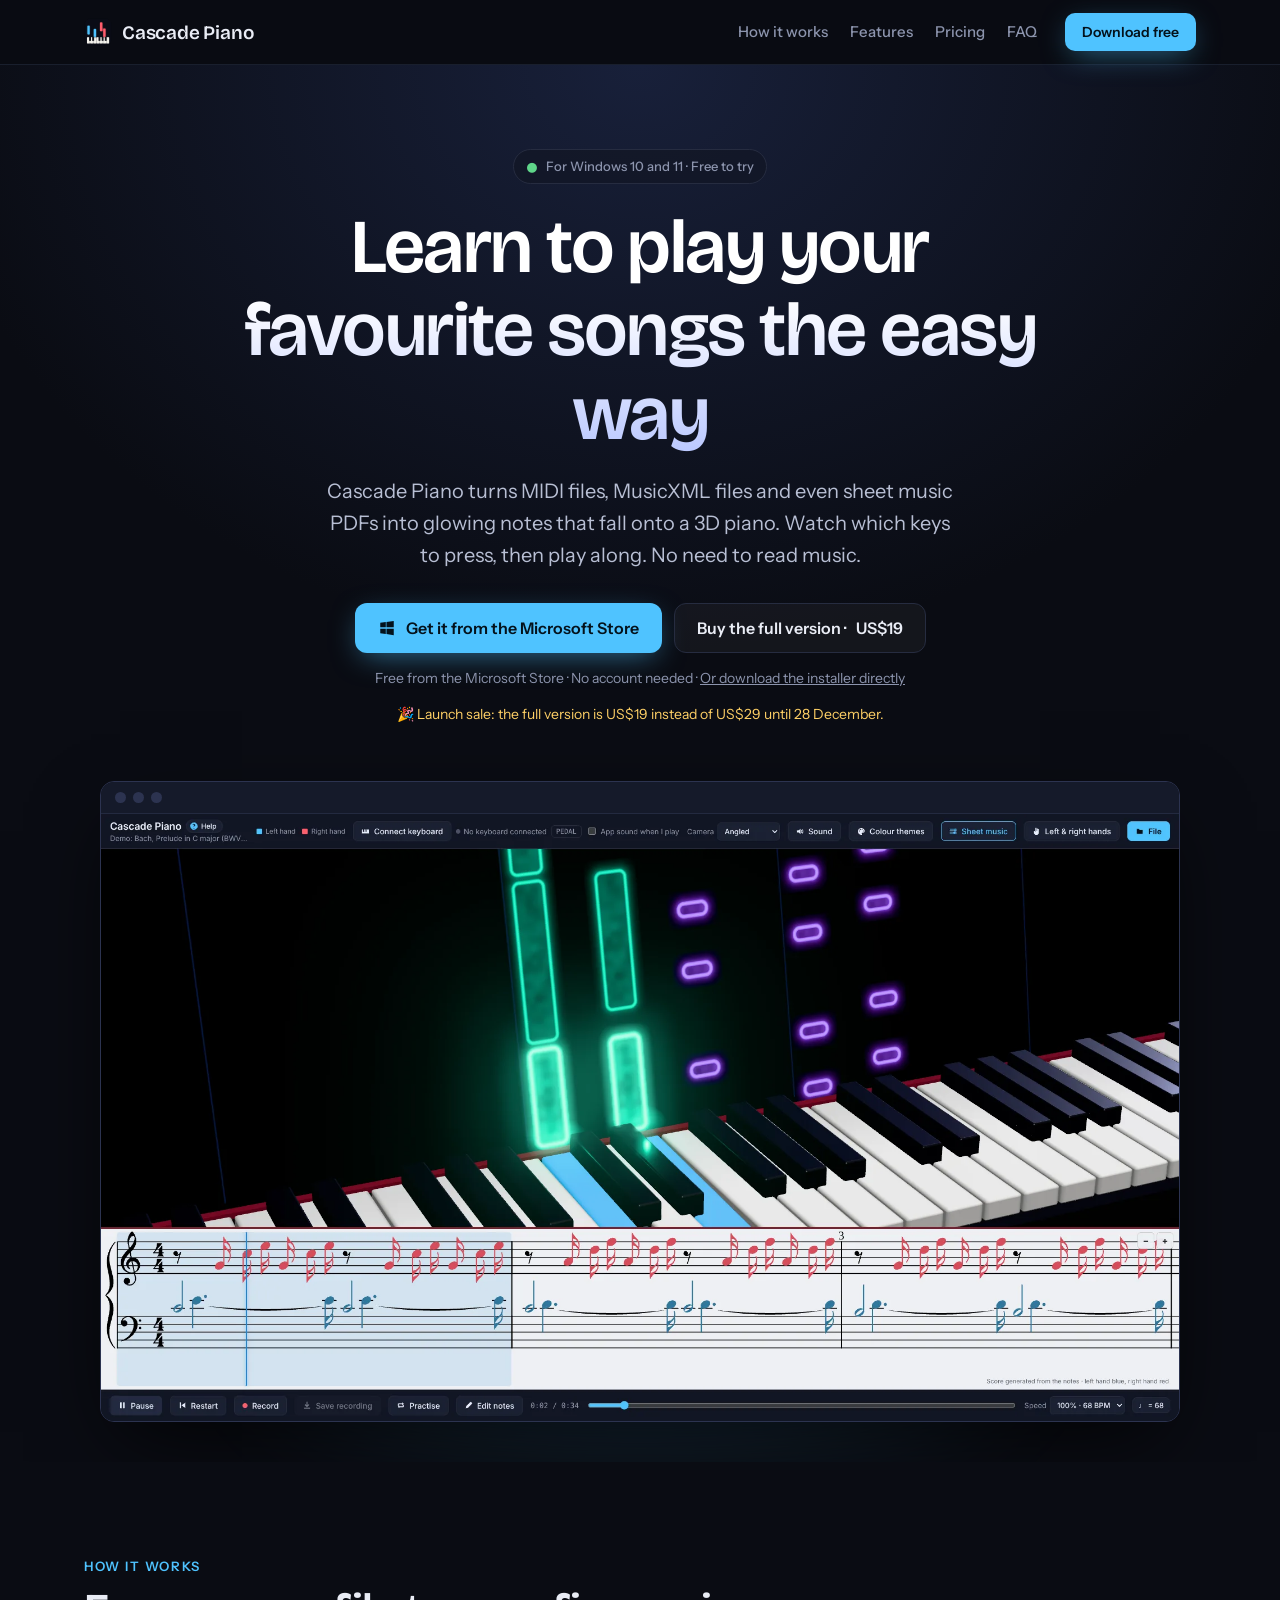
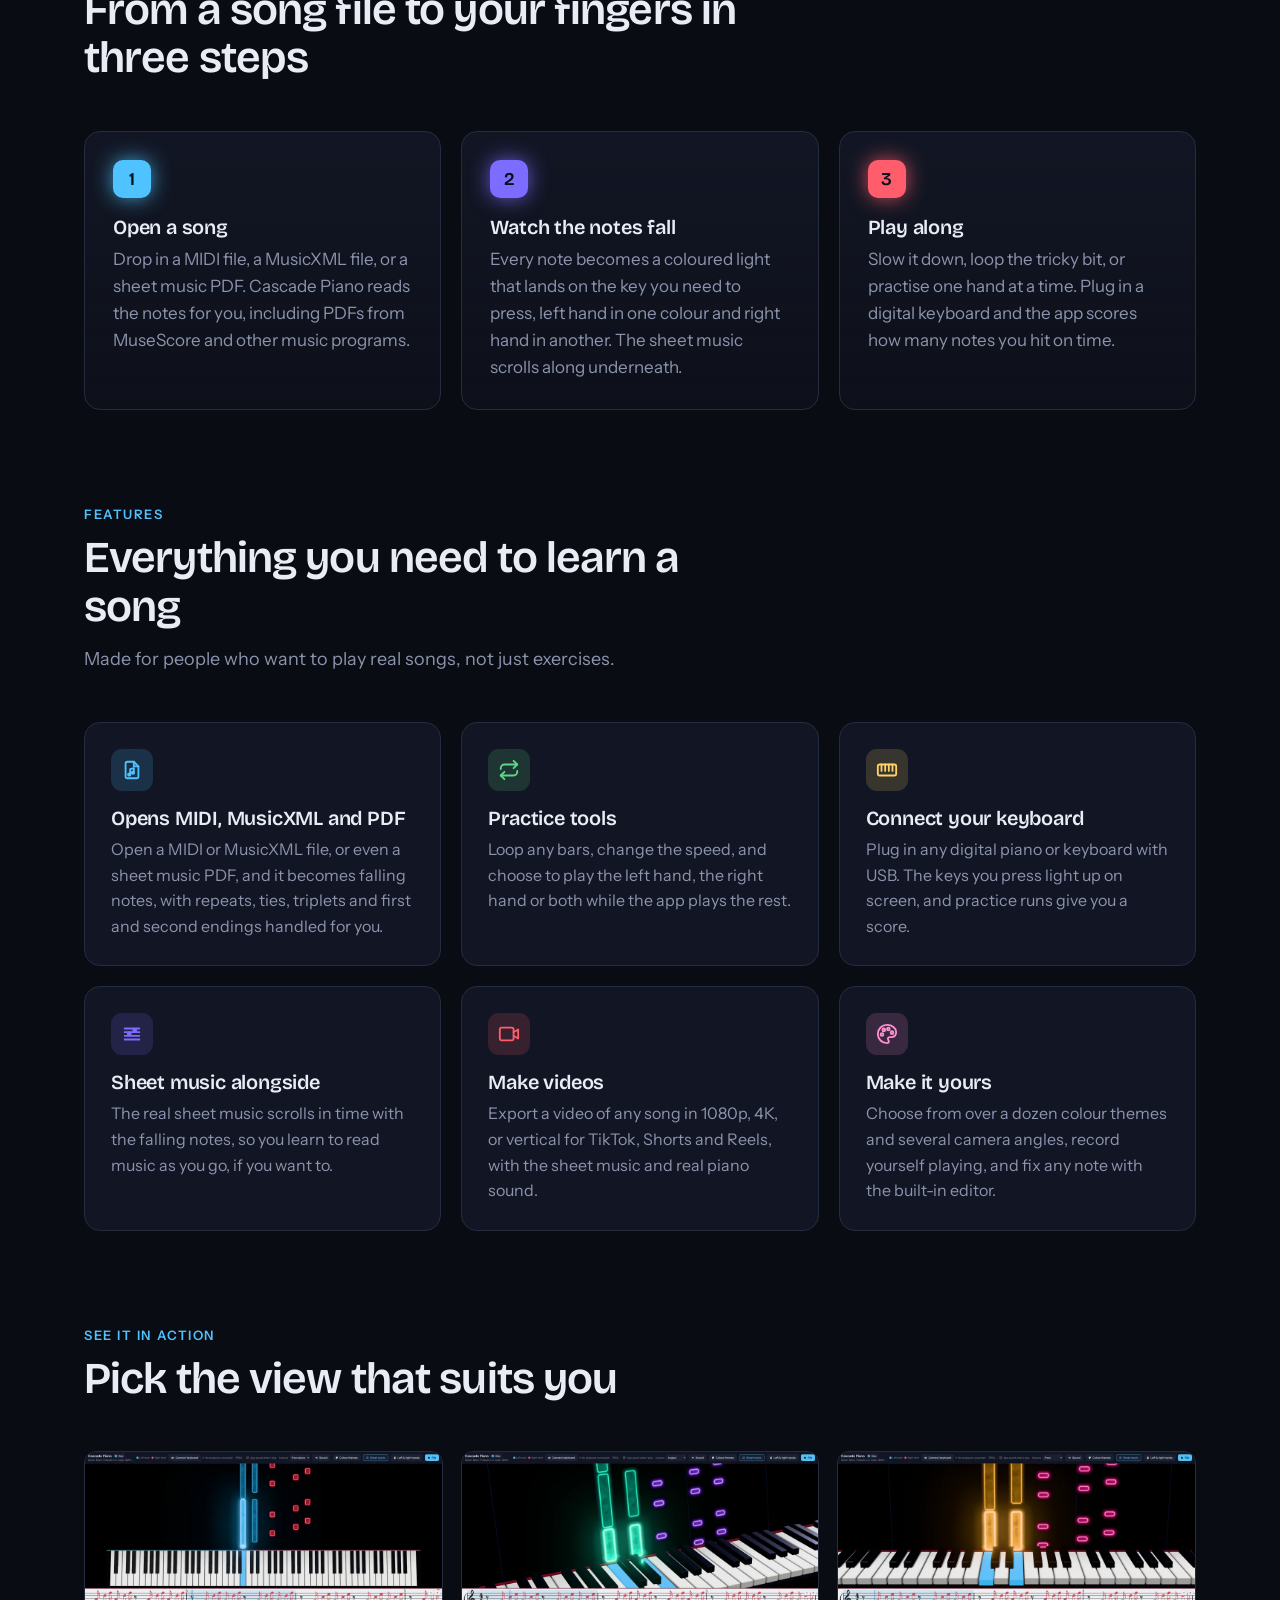
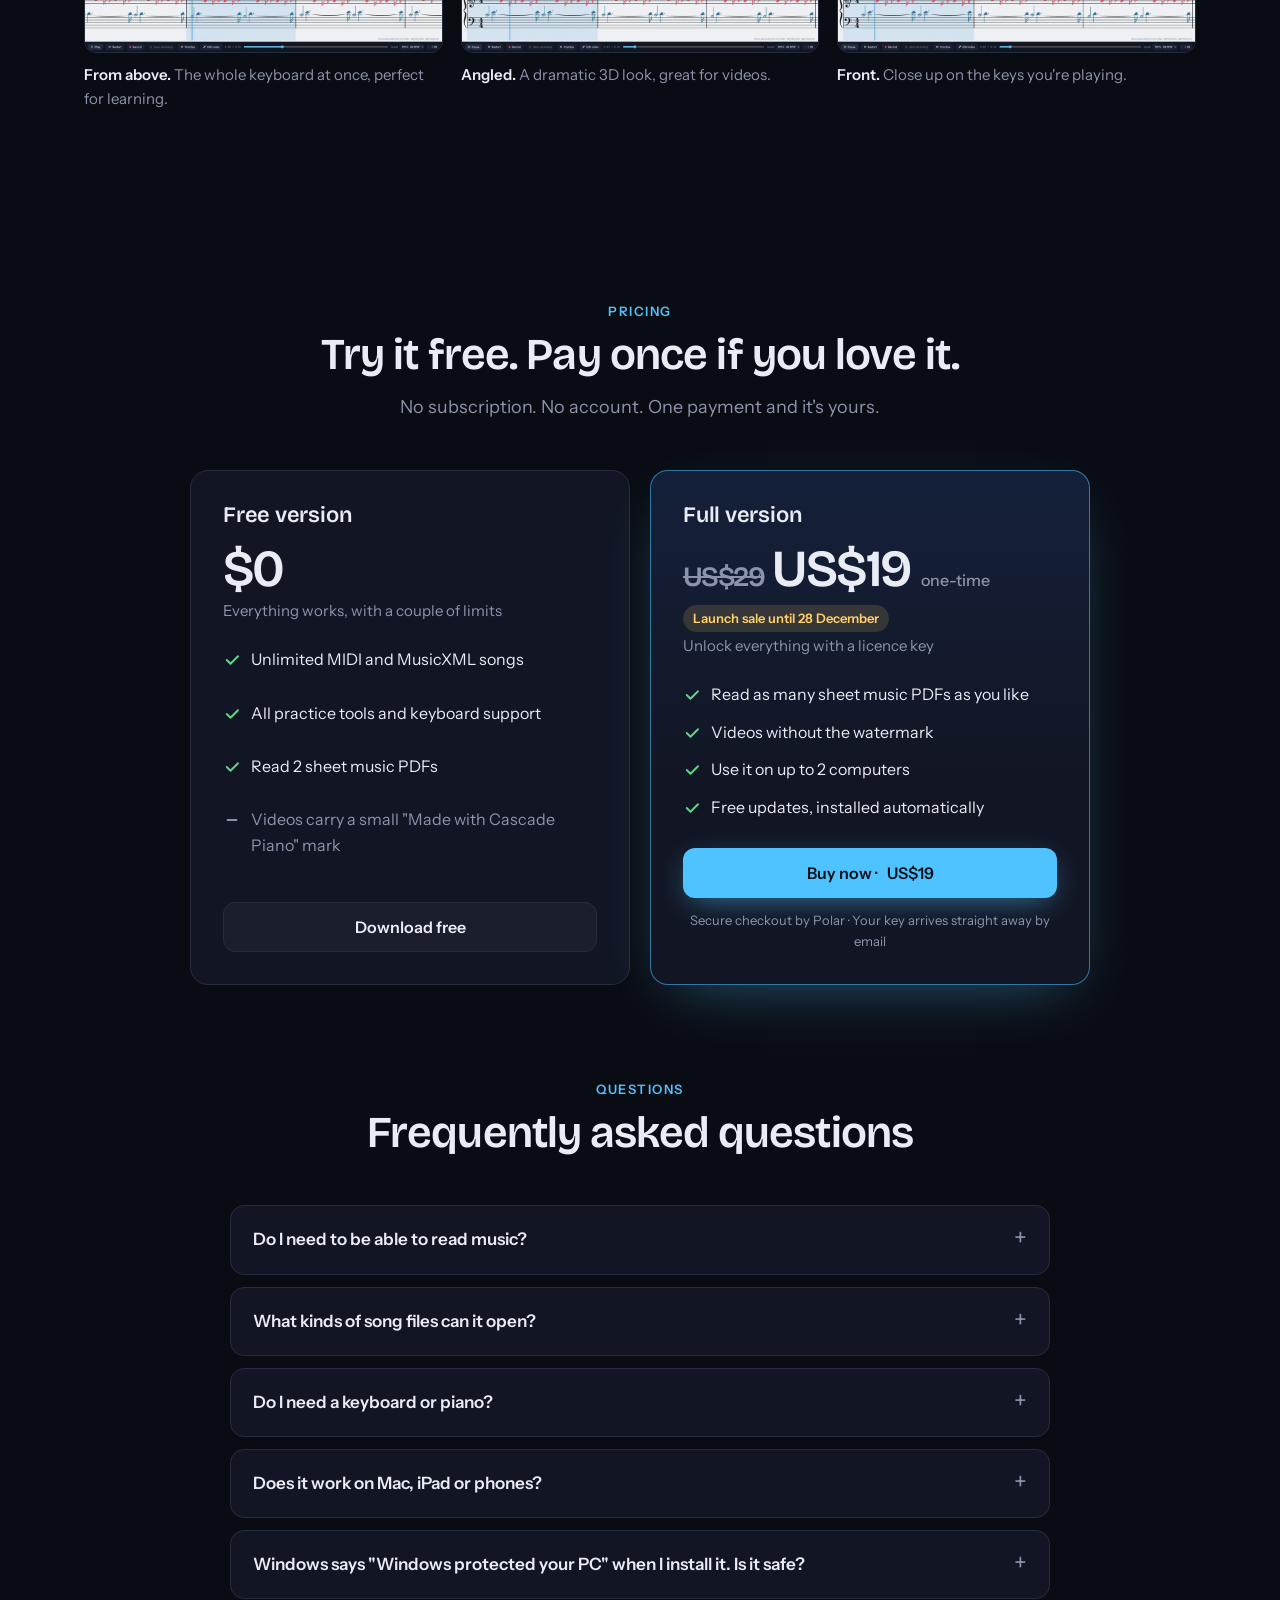
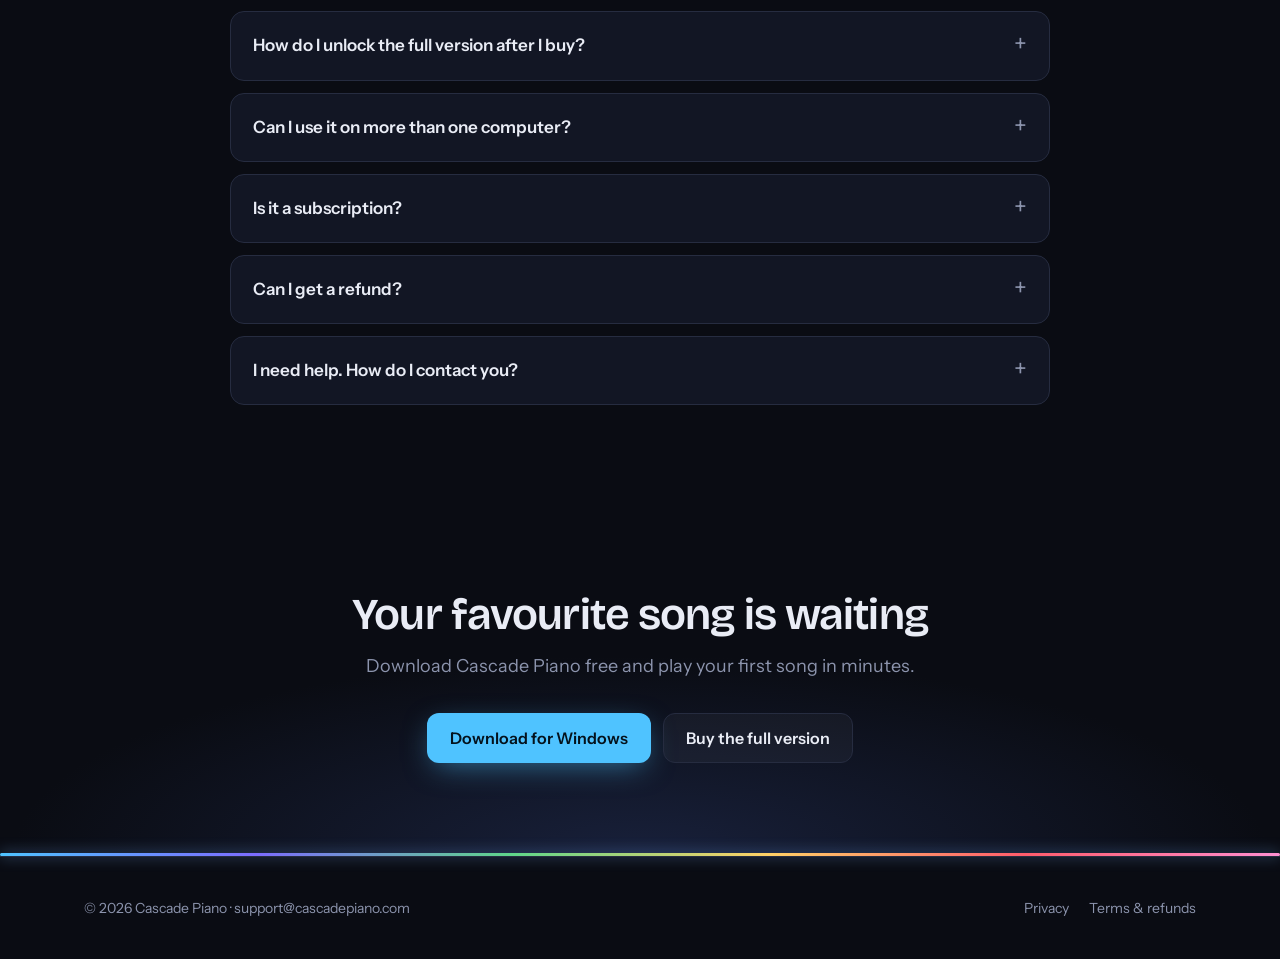
<file: index.html>
<!doctype html>
<html lang="en">
<head>
<meta charset="utf-8">
<meta name="viewport" content="width=device-width, initial-scale=1">
<title>Cascade Piano – Learn to play your favourite songs the easy way</title>
<meta name="description" content="Cascade Piano turns MIDI files, MusicXML files and sheet music PDFs into glowing falling notes on a 3D piano, so you can learn songs without reading music. For Windows. Try it free.">
<link rel="icon" type="image/png" href="favicon.png">
<link rel="apple-touch-icon" href="images/apple-touch-icon.png">
<meta property="og:type" content="website">
<meta property="og:title" content="Cascade Piano">
<meta property="og:description" content="Learn to play your favourite songs the easy way. Falling notes on a 3D piano, from any MIDI file, MusicXML file or sheet music PDF.">
<meta property="og:image" content="https://cascadepiano.com/images/share.jpg">
<meta property="og:url" content="https://cascadepiano.com/">
<meta name="twitter:card" content="summary_large_image">
<link rel="preconnect" href="https://fonts.googleapis.com">
<link rel="preconnect" href="https://fonts.gstatic.com" crossorigin>
<link rel="stylesheet" href="https://fonts.googleapis.com/css2?family=Bricolage+Grotesque:opsz,wght@12..96,600&family=Instrument+Sans:wght@400;500;600&display=swap">
<link rel="stylesheet" href="style.css">
</head>
<body>
<a class="skip" href="#main">Skip to content</a>

<header class="top">
  <div class="wrap">
    <a class="logo" href="#"><img src="images/apple-touch-icon.png" alt="">Cascade Piano</a>
    <nav class="nav" aria-label="Main">
      <a href="#how">How it works</a>
      <a href="#features">Features</a>
      <a href="#pricing">Pricing</a>
      <a href="#faq">FAQ</a>
    </nav>
    <a class="btn btn-primary btn-small js-download" href="https://apps.microsoft.com/detail/9MVPFFF57SW5">Download free</a>
  </div>
</header>

<main id="main">
  <!-- ================= HERO ================= -->
  <section class="hero">
    <div class="rain" id="rain" aria-hidden="true"></div>
    <div class="wrap">
      <div class="hero-text">
        <span class="eyebrow"><b>●</b> For Windows 10 and 11 · Free to try</span>
        <h1>Learn to play your favourite songs the easy way</h1>
        <p class="lead">Cascade Piano turns MIDI files, MusicXML files and even sheet music PDFs into glowing notes that fall onto a 3D piano. Watch which keys to press, then play along. No need to read music.</p>
        <div class="cta">
          <a class="btn btn-primary js-download" href="https://apps.microsoft.com/detail/9MVPFFF57SW5">
            <svg viewBox="0 0 24 24" fill="currentColor" aria-hidden="true"><path d="M3 5.1 10.4 4v7.1H3zm0 13.8 7.4 1.1v-7H3zm8.3 1.2L21 21.5v-8.4h-9.7zm0-16.2v7.2H21V2.5z"/></svg>
            Get it from the Microsoft Store
          </a>
          <a class="btn btn-ghost js-buy" href="#pricing">Buy the full version · <span class="js-price">US$19</span></a>
        </div>
        <p class="cta-note" id="dlNote">Free from the Microsoft Store · No account needed · <a href="https://github.com/shaclajam/piano-visualizer-updates/releases/latest">Or download the installer directly</a></p>
        <p class="cta-note sale-note js-sale">🎉 Launch sale: the full version is US$19 instead of US$29 until <span class="js-sale-end">28 December</span>.</p>
      </div>

      <div class="shot">
        <div class="frame">
          <div class="chrome" aria-hidden="true"><i></i><i></i><i></i></div>
          <img src="images/app-angled.webp" width="1920" height="1080" alt="Cascade Piano playing a song: glowing notes fall onto a 3D piano keyboard, with the sheet music scrolling underneath">
        </div>
      </div>
    </div>
  </section>

  <!-- ================= HOW IT WORKS ================= -->
  <section id="how">
    <div class="wrap">
      <div class="head">
        <span class="kicker">How it works</span>
        <h2>From a song file to your fingers in three steps</h2>
      </div>
      <div class="steps">
        <div class="step" style="--c:var(--lh)">
          <h3>Open a song</h3>
          <p>Drop in a MIDI file, a MusicXML file, or a sheet music PDF. Cascade Piano reads the notes for you, including PDFs from MuseScore and other music programs.</p>
        </div>
        <div class="step" style="--c:var(--violet)">
          <h3>Watch the notes fall</h3>
          <p>Every note becomes a coloured light that lands on the key you need to press, left hand in one colour and right hand in another. The sheet music scrolls along underneath.</p>
        </div>
        <div class="step" style="--c:var(--rh)">
          <h3>Play along</h3>
          <p>Slow it down, loop the tricky bit, or practise one hand at a time. Plug in a digital keyboard and the app scores how many notes you hit on time.</p>
        </div>
      </div>
    </div>
  </section>

  <!-- ================= FEATURES ================= -->
  <section id="features" style="padding-top:0">
    <div class="wrap">
      <div class="head">
        <span class="kicker">Features</span>
        <h2>Everything you need to learn a song</h2>
        <p>Made for people who want to play real songs, not just exercises.</p>
      </div>
      <div class="features">
        <div class="feature" style="--c:var(--lh)">
          <div class="ic"><svg viewBox="0 0 24 24" fill="none" stroke="currentColor" stroke-width="2" stroke-linecap="round" stroke-linejoin="round" aria-hidden="true"><path d="M14 3H7a2 2 0 0 0-2 2v14a2 2 0 0 0 2 2h10a2 2 0 0 0 2-2V8z"/><path d="M14 3v5h5"/><path d="M10 17V11l4-1v5"/><circle cx="9" cy="17" r="1.3"/><circle cx="13" cy="15" r="1.3"/></svg></div>
          <h3>Opens MIDI, MusicXML and PDF</h3>
          <p>Open a MIDI or MusicXML file, or even a sheet music PDF, and it becomes falling notes, with repeats, ties, triplets and first and second endings handled for you.</p>
        </div>
        <div class="feature" style="--c:var(--ok)">
          <div class="ic"><svg viewBox="0 0 24 24" fill="none" stroke="currentColor" stroke-width="2" stroke-linecap="round" stroke-linejoin="round" aria-hidden="true"><path d="M17 2l4 4-4 4"/><path d="M3 11v-1a4 4 0 0 1 4-4h14"/><path d="M7 22l-4-4 4-4"/><path d="M21 13v1a4 4 0 0 1-4 4H3"/></svg></div>
          <h3>Practice tools</h3>
          <p>Loop any bars, change the speed, and choose to play the left hand, the right hand or both while the app plays the rest.</p>
        </div>
        <div class="feature" style="--c:var(--gold)">
          <div class="ic"><svg viewBox="0 0 24 24" fill="none" stroke="currentColor" stroke-width="2" stroke-linecap="round" stroke-linejoin="round" aria-hidden="true"><rect x="2" y="6" width="20" height="12" rx="2"/><path d="M6 6v7M10 6v7M14 6v7M18 6v7"/></svg></div>
          <h3>Connect your keyboard</h3>
          <p>Plug in any digital piano or keyboard with USB. The keys you press light up on screen, and practice runs give you a score.</p>
        </div>
        <div class="feature" style="--c:var(--violet)">
          <div class="ic"><svg viewBox="0 0 24 24" fill="none" stroke="currentColor" stroke-width="2" stroke-linecap="round" stroke-linejoin="round" aria-hidden="true"><path d="M4 6h16M4 10h16M4 14h16M4 18h16"/><circle cx="9" cy="12" r="1.6" fill="currentColor"/><circle cx="15" cy="8" r="1.6" fill="currentColor"/></svg></div>
          <h3>Sheet music alongside</h3>
          <p>The real sheet music scrolls in time with the falling notes, so you learn to read music as you go, if you want to.</p>
        </div>
        <div class="feature" style="--c:var(--rh)">
          <div class="ic"><svg viewBox="0 0 24 24" fill="none" stroke="currentColor" stroke-width="2" stroke-linecap="round" stroke-linejoin="round" aria-hidden="true"><rect x="2" y="5" width="15" height="14" rx="2"/><path d="M17 10l5-3v10l-5-3"/></svg></div>
          <h3>Make videos</h3>
          <p>Export a video of any song in 1080p, 4K, or vertical for TikTok, Shorts and Reels, with the sheet music and real piano sound.</p>
        </div>
        <div class="feature" style="--c:var(--pink)">
          <div class="ic"><svg viewBox="0 0 24 24" fill="none" stroke="currentColor" stroke-width="2" stroke-linecap="round" stroke-linejoin="round" aria-hidden="true"><circle cx="13.5" cy="6.5" r="1.5"/><circle cx="17.5" cy="10.5" r="1.5"/><circle cx="8.5" cy="7.5" r="1.5"/><circle cx="6.5" cy="12.5" r="1.5"/><path d="M12 2a10 10 0 0 0 0 20c1.1 0 2-.9 2-2 0-.5-.2-1-.5-1.3-.3-.4-.5-.8-.5-1.3 0-1.1.9-2 2-2h2.4A5.6 5.6 0 0 0 22 10c0-4.4-4.5-8-10-8z"/></svg></div>
          <h3>Make it yours</h3>
          <p>Choose from over a dozen colour themes and several camera angles, record yourself playing, and fix any note with the built-in editor.</p>
        </div>
      </div>
    </div>
  </section>

  <!-- ================= VIEWS ================= -->
  <section style="padding-top:0">
    <div class="wrap">
      <div class="head">
        <span class="kicker">See it in action</span>
        <h2>Pick the view that suits you</h2>
      </div>
      <div class="views">
        <figure>
          <img src="images/app-above-small.webp" width="960" height="540" loading="lazy" alt="Cascade Piano seen from above, showing the whole keyboard">
          <figcaption><b>From above.</b> The whole keyboard at once, perfect for learning.</figcaption>
        </figure>
        <figure>
          <img src="images/app-angled-small.webp" width="960" height="540" loading="lazy" alt="Cascade Piano with an angled camera and the Aurora colour theme">
          <figcaption><b>Angled.</b> A dramatic 3D look, great for videos.</figcaption>
        </figure>
        <figure>
          <img src="images/app-front-small.webp" width="960" height="540" loading="lazy" alt="Cascade Piano with a front camera and the Sunset colour theme">
          <figcaption><b>Front.</b> Close up on the keys you're playing.</figcaption>
        </figure>
      </div>
    </div>
  </section>

  <!-- ================= PRICING ================= -->
  <section id="pricing">
    <div class="wrap">
      <div class="head center">
        <span class="kicker">Pricing</span>
        <h2>Try it free. Pay once if you love it.</h2>
        <p>No subscription. No account. One payment and it's yours.</p>
      </div>
      <div class="pricing">
        <div class="plan">
          <h3>Free version</h3>
          <div class="price">$0</div>
          <p class="sub">Everything works, with a couple of limits</p>
          <ul>
            <li><svg viewBox="0 0 24 24" fill="none" stroke="currentColor" stroke-width="2.5" stroke-linecap="round" stroke-linejoin="round" aria-hidden="true"><path d="M5 12l5 5L20 7"/></svg>Unlimited MIDI and MusicXML songs</li>
            <li><svg viewBox="0 0 24 24" fill="none" stroke="currentColor" stroke-width="2.5" stroke-linecap="round" stroke-linejoin="round" aria-hidden="true"><path d="M5 12l5 5L20 7"/></svg>All practice tools and keyboard support</li>
            <li><svg viewBox="0 0 24 24" fill="none" stroke="currentColor" stroke-width="2.5" stroke-linecap="round" stroke-linejoin="round" aria-hidden="true"><path d="M5 12l5 5L20 7"/></svg>Read 2 sheet music PDFs</li>
            <li class="no"><svg viewBox="0 0 24 24" fill="none" stroke="currentColor" stroke-width="2.5" stroke-linecap="round" aria-hidden="true"><path d="M6 12h12"/></svg>Videos carry a small "Made with Cascade Piano" mark</li>
          </ul>
          <a class="btn btn-ghost js-download" href="https://apps.microsoft.com/detail/9MVPFFF57SW5">Download free</a>
        </div>
        <div class="plan full">
          <h3>Full version</h3>
          <div class="price" id="price"><s class="js-sale">US$29</s><span class="js-price">US$19</span> <small>one-time</small></div>
          <p class="sale-tag js-sale">Launch sale until <span class="js-sale-end">28 December</span></p>
          <p class="sub">Unlock everything with a licence key</p>
          <ul>
            <li><svg viewBox="0 0 24 24" fill="none" stroke="currentColor" stroke-width="2.5" stroke-linecap="round" stroke-linejoin="round" aria-hidden="true"><path d="M5 12l5 5L20 7"/></svg>Read as many sheet music PDFs as you like</li>
            <li><svg viewBox="0 0 24 24" fill="none" stroke="currentColor" stroke-width="2.5" stroke-linecap="round" stroke-linejoin="round" aria-hidden="true"><path d="M5 12l5 5L20 7"/></svg>Videos without the watermark</li>
            <li><svg viewBox="0 0 24 24" fill="none" stroke="currentColor" stroke-width="2.5" stroke-linecap="round" stroke-linejoin="round" aria-hidden="true"><path d="M5 12l5 5L20 7"/></svg>Use it on up to 2 computers</li>
            <li><svg viewBox="0 0 24 24" fill="none" stroke="currentColor" stroke-width="2.5" stroke-linecap="round" stroke-linejoin="round" aria-hidden="true"><path d="M5 12l5 5L20 7"/></svg>Free updates, installed automatically</li>
          </ul>
          <a class="btn btn-primary js-buy" href="#pricing">Buy now · <span class="js-price">US$19</span></a>
          <p class="secure">Secure checkout by Polar · Your key arrives straight away by email</p>
        </div>
      </div>
    </div>
  </section>

  <!-- ================= FAQ ================= -->
  <section id="faq" style="padding-top:0">
    <div class="wrap">
      <div class="head center">
        <span class="kicker">Questions</span>
        <h2>Frequently asked questions</h2>
      </div>
      <div class="faq">
        <details>
          <summary>Do I need to be able to read music?</summary>
          <p>No. That's the whole idea. The falling notes show you exactly which key to press and when, so you can play songs without reading sheet music. The sheet music is shown too, for anyone who wants to learn it along the way.</p>
        </details>
        <details>
          <summary>What kinds of song files can it open?</summary>
          <p>MIDI files (.mid), MusicXML files (.musicxml, .mxl) and sheet music PDFs.</p>
          <p>MIDI files, MusicXML files and PDFs saved straight from music software (such as MuseScore, Sibelius or Finale) are read exactly. PDFs printed from a website, scans and photos have to be recognised from a picture of the page, so they usually need some notes fixed in the built-in editor, especially songbook pages with a singer's line above the piano.</p>
          <p>Tip: if the site you get your sheet music from offers MusicXML or MIDI, choose that. MuseScore.com, for example, lets you download MusicXML.</p>
        </details>
        <details>
          <summary>Do I need a keyboard or piano?</summary>
          <p>You can watch and learn without one, but it's more fun to play along. Any digital piano or keyboard that connects to your computer with a USB cable will work. The app shows the keys you press and can score your practice runs.</p>
        </details>
        <details>
          <summary>Does it work on Mac, iPad or phones?</summary>
          <p>Not yet. Cascade Piano is for Windows 10 and Windows 11 (64-bit) computers.</p>
        </details>
        <details>
          <summary>Windows says "Windows protected your PC" when I install it. Is it safe?</summary>
          <p>Yes. Get Cascade Piano from the <a href="https://apps.microsoft.com/detail/9MVPFFF57SW5">Microsoft Store</a> and you won't see that message at all: the Store checks and signs the app, and keeps it updated for you. If you use the installer from our download page instead, Windows shows this message for apps from small developers that it hasn't seen many times before. Click <b>More info</b>, then <b>Run anyway</b> to install.</p>
        </details>
        <details>
          <summary>How do I unlock the full version after I buy?</summary>
          <p>Your licence key appears straight after payment and is emailed to you. In the app, open <b>File → Licence key…</b>, paste the key in and click <b>Unlock</b>. Your computer needs to be online just for that moment.</p>
        </details>
        <details>
          <summary>Can I use it on more than one computer?</summary>
          <p>Yes, each licence key works on up to 2 computers. If you get a new computer, remove the key from the old one first (File → Licence key… → Remove) and use it on the new one.</p>
        </details>
        <details>
          <summary>Is it a subscription?</summary>
          <p>No. You pay once and keep it, updates included.</p>
        </details>
        <details>
          <summary>Can I get a refund?</summary>
          <p>Yes. If you're not happy, email us within 7 days of buying and we'll refund you. Try the free version first to make sure it's right for you.</p>
        </details>
        <details>
          <summary>I need help. How do I contact you?</summary>
          <p>Email <a href="mailto:support@cascadepiano.com">support@cascadepiano.com</a> and we'll get back to you as soon as we can.</p>
        </details>
      </div>
    </div>
  </section>

  <section class="band">
    <div class="wrap">
      <h2>Your favourite song is waiting</h2>
      <p>Download Cascade Piano free and play your first song in minutes.</p>
      <div class="cta">
        <a class="btn btn-primary js-download" href="https://apps.microsoft.com/detail/9MVPFFF57SW5">Download for Windows</a>
        <a class="btn btn-ghost js-buy" href="#pricing">Buy the full version</a>
      </div>
    </div>
  </section>
</main>

<div class="keyline" aria-hidden="true"></div>
<footer>
  <div class="wrap">
    <span>© 2026 Cascade Piano · <a href="mailto:support@cascadepiano.com">support@cascadepiano.com</a></span>
    <nav aria-label="Footer">
      <a href="privacy.html">Privacy</a>
      <a href="terms.html">Terms &amp; refunds</a>
    </nav>
  </div>
</footer>

<dialog class="zoom" id="zoom" aria-label="Screenshot">
  <img id="zoomImg" alt="">
  <p class="zoom-cap" id="zoomCap"></p>
  <button class="zoom-btn zoom-close" id="zoomClose" aria-label="Close">✕</button>
  <button class="zoom-btn zoom-prev" id="zoomPrev" aria-label="Previous screenshot">‹</button>
  <button class="zoom-btn zoom-next" id="zoomNext" aria-label="Next screenshot">›</button>
</dialog>

<script>
/* ===== Settings you may want to change ===== */
// Polar checkout link for the Buy buttons (paste it between the quotes). Leave empty to scroll to Pricing instead.
const BUY_URL = 'https://buy.polar.sh/polar_cl_bIsScLbPjczp6ihOhtW3wrKnL8WDJbMfCUHJR1ZewRw';
// The Download buttons go to the app's page in the Microsoft Store
const STORE_URL = 'https://apps.microsoft.com/detail/9MVPFFF57SW5';
// Launch sale: the sale price is shown until the end of SALE_ENDS (year-month-day), then FULL_PRICE.
// Change the date to make the sale longer or shorter (and the discount in Polar to match).
const SALE_ENDS = '2026-12-28';
const SALE_PRICE = 'US$19', FULL_PRICE = 'US$29';

/* Buy buttons */
if (BUY_URL) for (const a of document.querySelectorAll('.js-buy')) a.href = BUY_URL;

/* Download buttons: the Microsoft Store */
for (const a of document.querySelectorAll('.js-download')) a.href = STORE_URL;

/* Launch sale: shows the sale price until SALE_ENDS, then the normal price by itself */
if (Date.now() >= new Date(SALE_ENDS + 'T23:59:59').getTime()) {
  for (const el of document.querySelectorAll('.js-sale')) el.remove();
  for (const el of document.querySelectorAll('.js-price')) el.textContent = FULL_PRICE;
} else {
  const end = new Date(SALE_ENDS + 'T12:00:00').toLocaleDateString('en-AU', { day: 'numeric', month: 'long' });
  for (const el of document.querySelectorAll('.js-sale-end')) el.textContent = end;
  for (const el of document.querySelectorAll('.js-price')) el.textContent = SALE_PRICE;
}

/* Screenshots: click one to see it full size (arrow keys or the side buttons for the others, Esc to close) */
(() => {
  const shots = [...document.querySelectorAll('.views img')];
  const dlg = document.getElementById('zoom'), img = document.getElementById('zoomImg'), cap = document.getElementById('zoomCap');
  if (!shots.length || !dlg.showModal) return;
  let at = 0;
  const show = i => {
    at = (i + shots.length) % shots.length;
    const s = shots[at];
    img.src = s.getAttribute('src').replace('-small.', '.');      // the full-size picture
    img.alt = s.alt;
    const fc = s.closest('figure') && s.closest('figure').querySelector('figcaption');
    cap.textContent = fc ? fc.textContent : '';
  };
  shots.forEach((s, i) => {
    s.tabIndex = 0; s.setAttribute('role', 'button'); s.title = 'Click to see it full size';
    const open = () => { show(i); dlg.showModal(); };
    s.addEventListener('click', open);
    s.addEventListener('keydown', e => { if (e.key === 'Enter' || e.key === ' ') { e.preventDefault(); open(); } });
  });
  document.getElementById('zoomClose').addEventListener('click', () => dlg.close());
  document.getElementById('zoomPrev').addEventListener('click', () => show(at - 1));
  document.getElementById('zoomNext').addEventListener('click', () => show(at + 1));
  dlg.addEventListener('click', e => { if (e.target === dlg || e.target === img) dlg.close(); });   // click the picture or around it
  dlg.addEventListener('keydown', e => { if (e.key === 'ArrowLeft') show(at - 1); if (e.key === 'ArrowRight') show(at + 1); });
})();

/* Falling lights behind the headline */
(() => {
  if (matchMedia('(prefers-reduced-motion: reduce)').matches) return;
  const rain = document.getElementById('rain');
  const colors = ['#4fc3ff', '#7c6cff', '#5fd68a', '#ffd166', '#ff5c6c', '#ff8fd1'];
  const n = Math.round(Math.min(28, window.innerWidth / 50));
  for (let i = 0; i < n; i++) {
    const el = document.createElement('i');
    el.style.left = (i + Math.random() * 0.6) * (100 / n) + '%';
    el.style.height = 24 + Math.random() * 70 + 'px';
    el.style.color = colors[i % colors.length];
    el.style.animationDuration = 5 + Math.random() * 5 + 's';
    el.style.animationDelay = -Math.random() * 10 + 's';
    rain.appendChild(el);
  }
})();
</script>
</body>
</html>
</file>
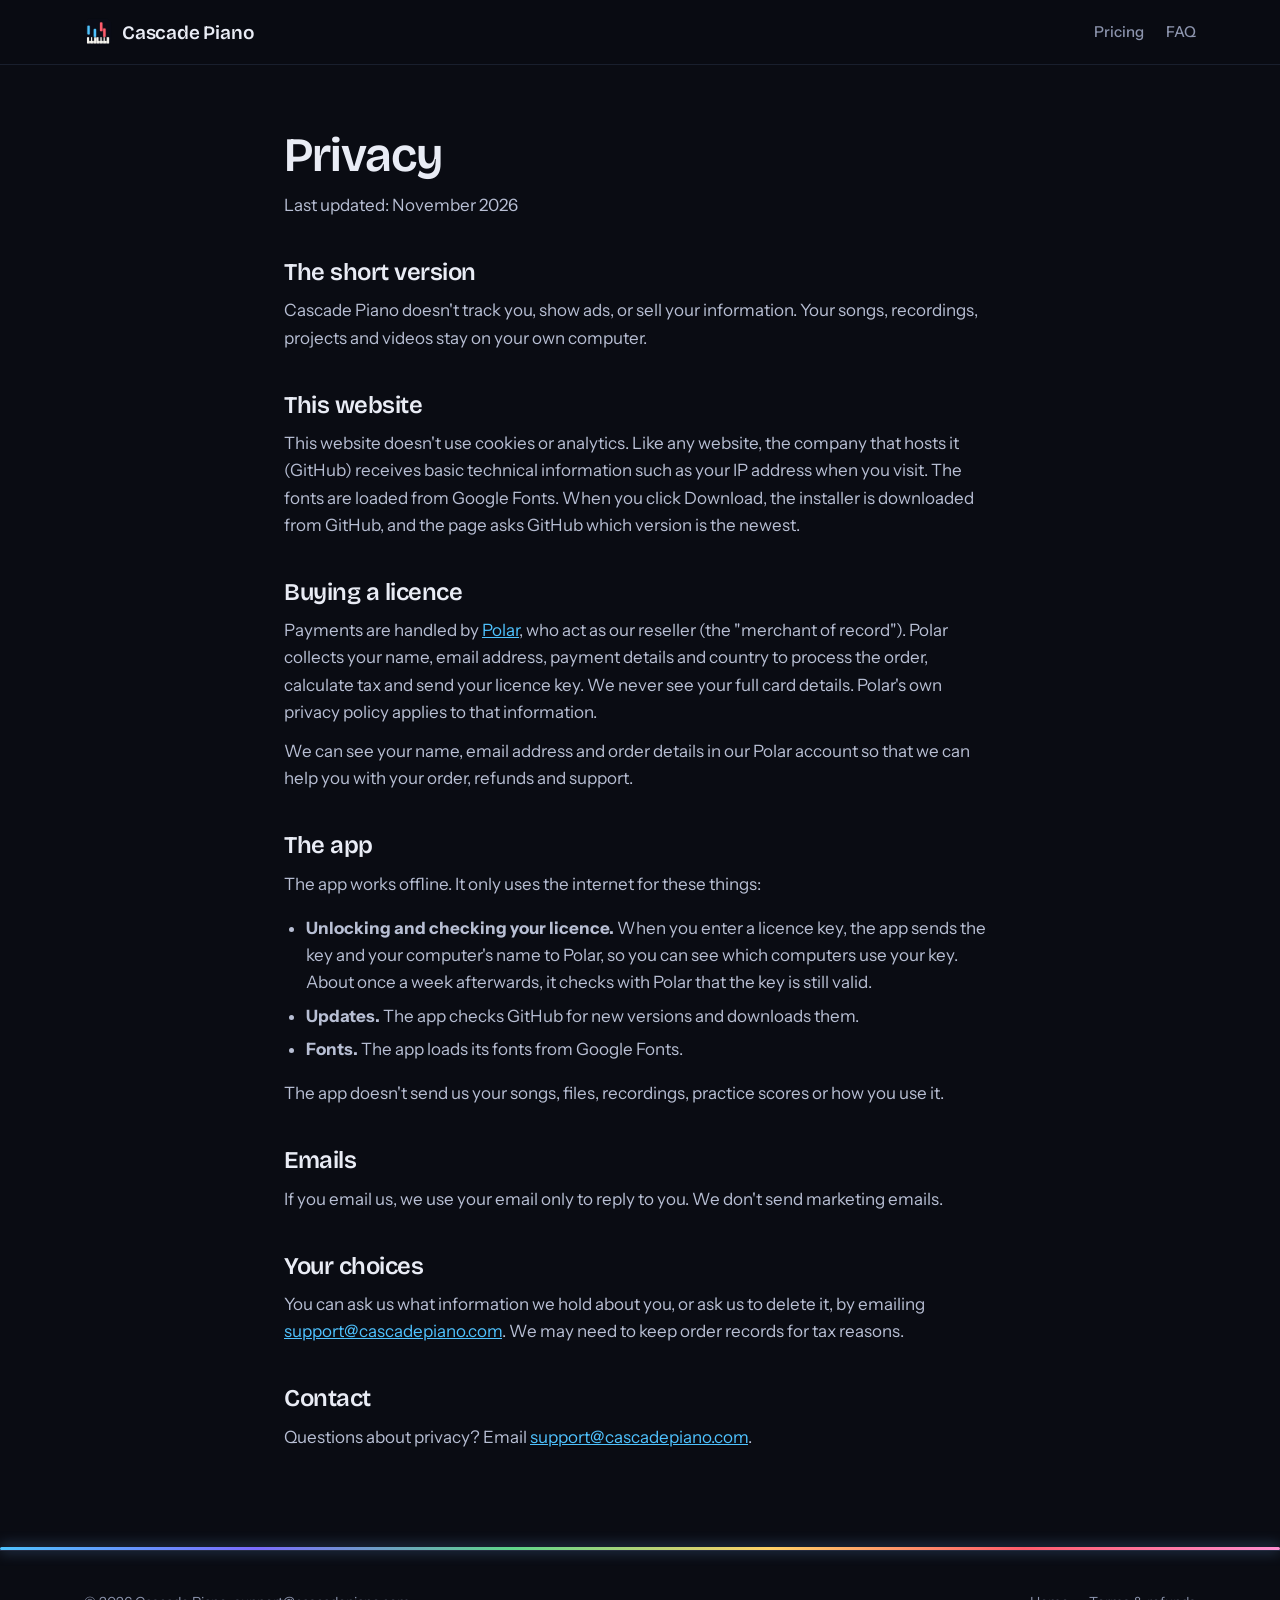
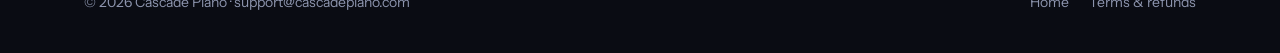
<file: privacy.html>
<!doctype html>
<html lang="en">
<head>
<meta charset="utf-8">
<meta name="viewport" content="width=device-width, initial-scale=1">
<title>Privacy – Cascade Piano</title>
<meta name="description" content="How Cascade Piano handles your information.">
<link rel="icon" type="image/png" href="favicon.png">
<link rel="preconnect" href="https://fonts.googleapis.com">
<link rel="preconnect" href="https://fonts.gstatic.com" crossorigin>
<link rel="stylesheet" href="https://fonts.googleapis.com/css2?family=Bricolage+Grotesque:opsz,wght@12..96,600&family=Instrument+Sans:wght@400;500;600&display=swap">
<link rel="stylesheet" href="style.css">
</head>
<body>
<header class="top">
  <div class="wrap">
    <a class="logo" href="index.html"><img src="images/apple-touch-icon.png" alt="">Cascade Piano</a>
    <nav class="nav" aria-label="Main"><a href="index.html#pricing">Pricing</a><a href="index.html#faq">FAQ</a></nav>
  </div>
</header>
<main class="wrap legal">
  <h1>Privacy</h1>
  <p class="muted">Last updated: November 2026</p>

  <h2>The short version</h2>
  <p>Cascade Piano doesn't track you, show ads, or sell your information. Your songs, recordings, projects and videos stay on your own computer.</p>

  <h2>This website</h2>
  <p>This website doesn't use cookies or analytics. Like any website, the company that hosts it (GitHub) receives basic technical information such as your IP address when you visit. The fonts are loaded from Google Fonts. When you click Download, the installer is downloaded from GitHub, and the page asks GitHub which version is the newest.</p>

  <h2>Buying a licence</h2>
  <p>Payments are handled by <a href="https://polar.sh" rel="noopener">Polar</a>, who act as our reseller (the "merchant of record"). Polar collects your name, email address, payment details and country to process the order, calculate tax and send your licence key. We never see your full card details. Polar's own privacy policy applies to that information.</p>
  <p>We can see your name, email address and order details in our Polar account so that we can help you with your order, refunds and support.</p>

  <h2>The app</h2>
  <p>The app works offline. It only uses the internet for these things:</p>
  <ul>
    <li><b>Unlocking and checking your licence.</b> When you enter a licence key, the app sends the key and your computer's name to Polar, so you can see which computers use your key. About once a week afterwards, it checks with Polar that the key is still valid.</li>
    <li><b>Updates.</b> The app checks GitHub for new versions and downloads them.</li>
    <li><b>Fonts.</b> The app loads its fonts from Google Fonts.</li>
  </ul>
  <p>The app doesn't send us your songs, files, recordings, practice scores or how you use it.</p>

  <h2>Emails</h2>
  <p>If you email us, we use your email only to reply to you. We don't send marketing emails.</p>

  <h2>Your choices</h2>
  <p>You can ask us what information we hold about you, or ask us to delete it, by emailing <a href="mailto:support@cascadepiano.com">support@cascadepiano.com</a>. We may need to keep order records for tax reasons.</p>

  <h2>Contact</h2>
  <p>Questions about privacy? Email <a href="mailto:support@cascadepiano.com">support@cascadepiano.com</a>.</p>
</main>
<div class="keyline" aria-hidden="true"></div>
<footer>
  <div class="wrap">
    <span>© 2026 Cascade Piano · <a href="mailto:support@cascadepiano.com">support@cascadepiano.com</a></span>
    <nav aria-label="Footer"><a href="index.html">Home</a><a href="terms.html">Terms &amp; refunds</a></nav>
  </div>
</footer>
</body>
</html>
</file>
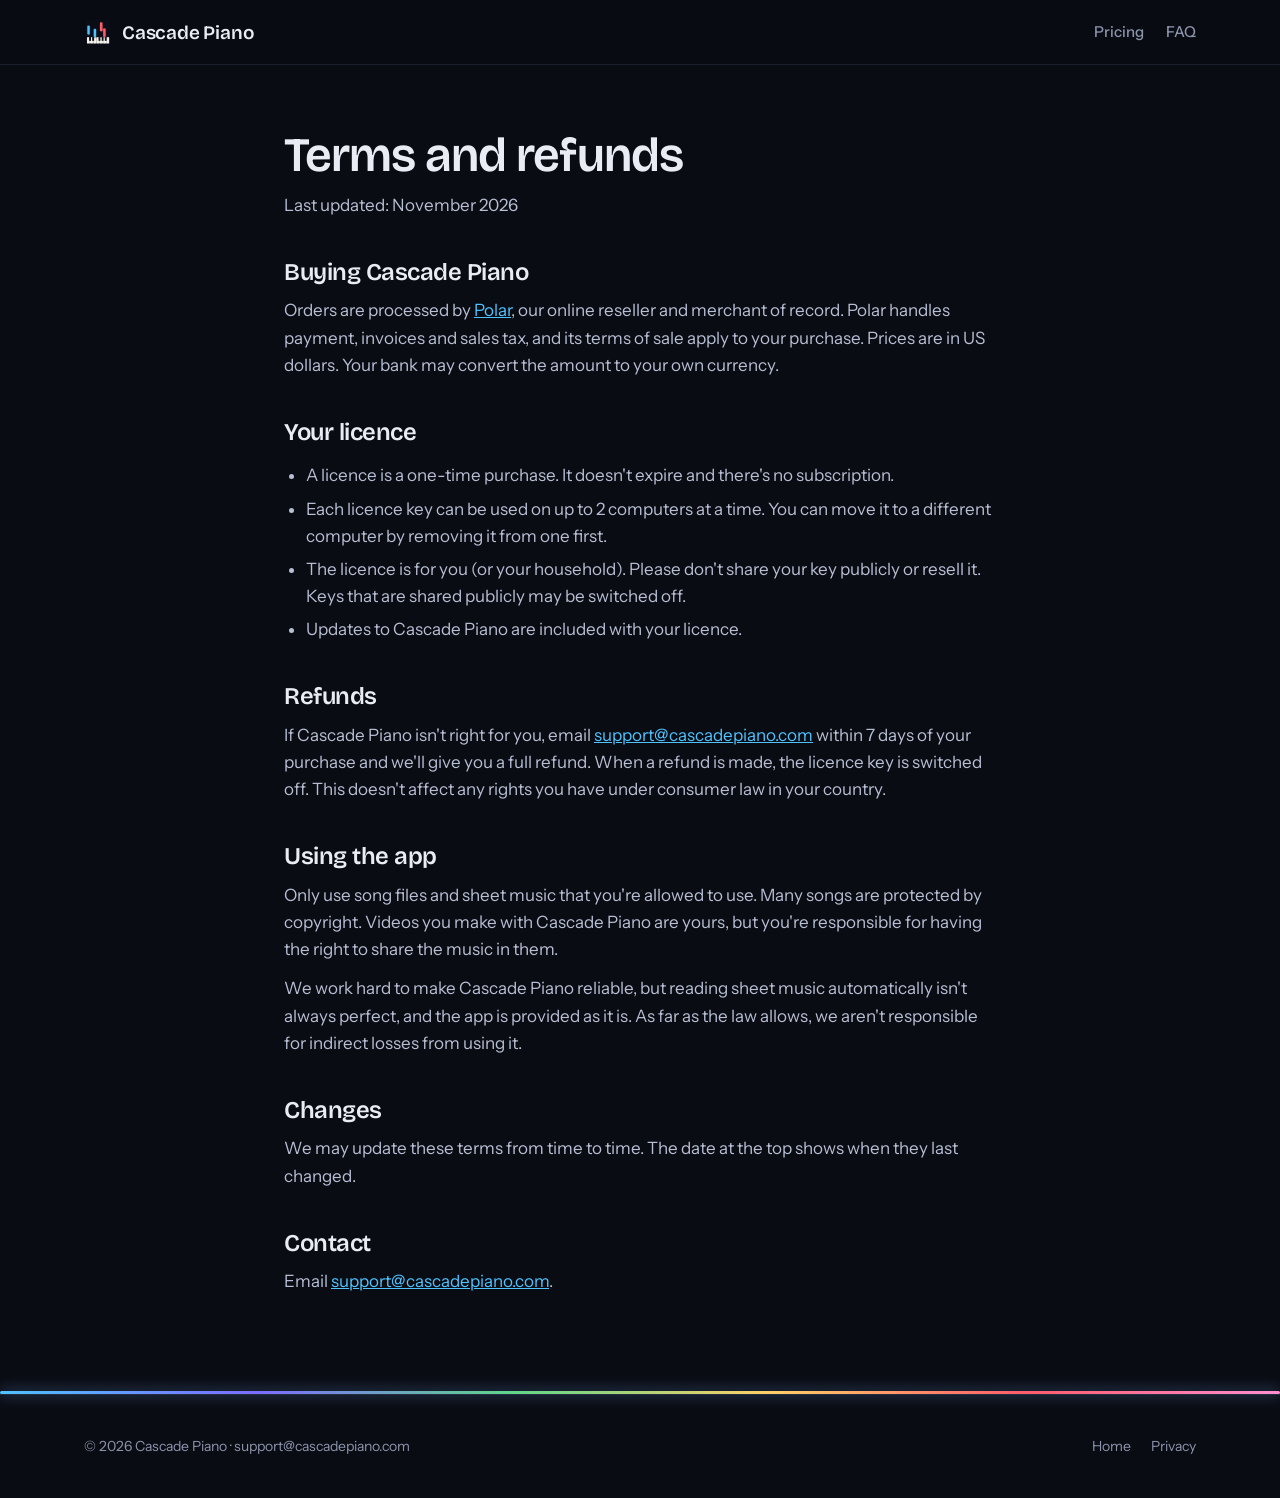
<file: terms.html>
<!doctype html>
<html lang="en">
<head>
<meta charset="utf-8">
<meta name="viewport" content="width=device-width, initial-scale=1">
<title>Terms and refunds – Cascade Piano</title>
<meta name="description" content="Terms of use and refund policy for Cascade Piano.">
<link rel="icon" type="image/png" href="favicon.png">
<link rel="preconnect" href="https://fonts.googleapis.com">
<link rel="preconnect" href="https://fonts.gstatic.com" crossorigin>
<link rel="stylesheet" href="https://fonts.googleapis.com/css2?family=Bricolage+Grotesque:opsz,wght@12..96,600&family=Instrument+Sans:wght@400;500;600&display=swap">
<link rel="stylesheet" href="style.css">
</head>
<body>
<header class="top">
  <div class="wrap">
    <a class="logo" href="index.html"><img src="images/apple-touch-icon.png" alt="">Cascade Piano</a>
    <nav class="nav" aria-label="Main"><a href="index.html#pricing">Pricing</a><a href="index.html#faq">FAQ</a></nav>
  </div>
</header>
<main class="wrap legal">
  <h1>Terms and refunds</h1>
  <p class="muted">Last updated: November 2026</p>

  <h2>Buying Cascade Piano</h2>
  <p>Orders are processed by <a href="https://polar.sh" rel="noopener">Polar</a>, our online reseller and merchant of record. Polar handles payment, invoices and sales tax, and its terms of sale apply to your purchase. Prices are in US dollars. Your bank may convert the amount to your own currency.</p>

  <h2>Your licence</h2>
  <ul>
    <li>A licence is a one-time purchase. It doesn't expire and there's no subscription.</li>
    <li>Each licence key can be used on up to 2 computers at a time. You can move it to a different computer by removing it from one first.</li>
    <li>The licence is for you (or your household). Please don't share your key publicly or resell it. Keys that are shared publicly may be switched off.</li>
    <li>Updates to Cascade Piano are included with your licence.</li>
  </ul>

  <h2>Refunds</h2>
  <p>If Cascade Piano isn't right for you, email <a href="mailto:support@cascadepiano.com">support@cascadepiano.com</a> within 7 days of your purchase and we'll give you a full refund. When a refund is made, the licence key is switched off. This doesn't affect any rights you have under consumer law in your country.</p>

  <h2>Using the app</h2>
  <p>Only use song files and sheet music that you're allowed to use. Many songs are protected by copyright. Videos you make with Cascade Piano are yours, but you're responsible for having the right to share the music in them.</p>
  <p>We work hard to make Cascade Piano reliable, but reading sheet music automatically isn't always perfect, and the app is provided as it is. As far as the law allows, we aren't responsible for indirect losses from using it.</p>

  <h2>Changes</h2>
  <p>We may update these terms from time to time. The date at the top shows when they last changed.</p>

  <h2>Contact</h2>
  <p>Email <a href="mailto:support@cascadepiano.com">support@cascadepiano.com</a>.</p>
</main>
<div class="keyline" aria-hidden="true"></div>
<footer>
  <div class="wrap">
    <span>© 2026 Cascade Piano · <a href="mailto:support@cascadepiano.com">support@cascadepiano.com</a></span>
    <nav aria-label="Footer"><a href="index.html">Home</a><a href="privacy.html">Privacy</a></nav>
  </div>
</footer>
</body>
</html>
</file>
<file: style.css>
:root{
  --stage:#0a0c13; --panel:#121624; --panel-2:#171c2e; --line:#262c40;
  --ink:#e9ecf5; --muted:#8c94ad; --rh:#ff5c6c; --lh:#4fc3ff; --violet:#7c6cff; --ok:#5fd68a; --gold:#ffd166; --pink:#ff8fd1;
  --font-display:"Bricolage Grotesque","Segoe UI",system-ui,sans-serif;
  --font-body:"Instrument Sans","Segoe UI",system-ui,sans-serif;
  --wrap:1160px;
}
*{box-sizing:border-box}
html{scroll-behavior:smooth}
body{margin:0;background:var(--stage);color:var(--ink);font:400 17px/1.6 var(--font-body);-webkit-font-smoothing:antialiased}
img{max-width:100%;height:auto;display:block}
a{color:var(--lh)}
.wrap{max-width:var(--wrap);margin:0 auto;padding:0 24px}
h1,h2,h3{font-family:var(--font-display);font-weight:600;letter-spacing:-.02em;line-height:1.1;margin:0}
h2{font-size:clamp(30px,4vw,44px)}
h3{font-size:20px;letter-spacing:-.01em}
p{margin:0}
.muted{color:var(--muted)}
.skip{position:absolute;left:-999px}.skip:focus{left:16px;top:16px;z-index:99;background:#fff;color:#000;padding:8px 12px;border-radius:8px}

/* ---------- top bar ---------- */
.top{position:sticky;top:0;z-index:20;background:rgba(10,12,19,.78);backdrop-filter:blur(12px);-webkit-backdrop-filter:blur(12px);border-bottom:1px solid rgba(38,44,64,.6)}
.top .wrap{display:flex;align-items:center;gap:28px;height:64px}
.logo{display:flex;align-items:center;gap:10px;color:var(--ink);text-decoration:none;font:600 19px var(--font-display);letter-spacing:-.01em}
.logo img{width:28px;height:28px;border-radius:7px}
.nav{display:flex;gap:22px;margin-left:auto}
.nav a{color:var(--muted);text-decoration:none;font-size:15px;font-weight:500}
.nav a:hover{color:var(--ink)}

/* ---------- buttons ---------- */
.btn{display:inline-flex;align-items:center;justify-content:center;gap:10px;padding:14px 22px;border-radius:12px;font:600 16px var(--font-body);text-decoration:none;border:1px solid transparent;cursor:pointer;transition:transform .15s ease,box-shadow .2s ease,background .2s ease}
.btn svg{width:18px;height:18px;flex:none}
.btn-primary{background:var(--lh);color:#04121c;box-shadow:0 0 0 0 rgba(79,195,255,.0),0 8px 30px -8px rgba(79,195,255,.6)}
.btn-primary:hover{transform:translateY(-1px);box-shadow:0 10px 36px -6px rgba(79,195,255,.75)}
.btn-ghost{background:rgba(255,255,255,.04);color:var(--ink);border-color:var(--line)}
.btn-ghost:hover{background:rgba(255,255,255,.08)}
.btn-small{padding:9px 16px;font-size:14px;border-radius:10px}
.btn:focus-visible{outline:2px solid #fff;outline-offset:3px}

/* ---------- hero ---------- */
.hero{position:relative;overflow:hidden;padding:84px 0 40px;background:radial-gradient(ellipse 80% 60% at 50% 0%,#18203a 0%,rgba(10,12,19,0) 70%)}
.rain{position:absolute;inset:0;pointer-events:none;overflow:hidden;opacity:.6;
  --fade:linear-gradient(180deg,#000 0%,#000 45%,transparent 75%),linear-gradient(90deg,#000 0%,#000 16%,transparent 32%,transparent 68%,#000 84%,#000 100%);
  mask-image:var(--fade);mask-composite:intersect;-webkit-mask-image:var(--fade);-webkit-mask-composite:source-in}
@media (max-width:700px){.rain{opacity:.35}}
.rain i{position:absolute;top:-120px;width:12px;border-radius:5px;background:currentColor;box-shadow:0 0 16px currentColor,inset 0 0 5px rgba(255,255,255,.35);opacity:.0;animation:rain linear infinite}
@keyframes rain{0%{transform:translateY(0);opacity:0}10%{opacity:.9}85%{opacity:.9}100%{transform:translateY(720px);opacity:0}}
.hero-text{position:relative;text-align:center;max-width:820px;margin:0 auto}
.eyebrow{display:inline-flex;align-items:center;gap:8px;padding:6px 12px;border:1px solid var(--line);border-radius:99px;font-size:13px;font-weight:500;color:var(--muted);background:rgba(18,22,36,.7)}
.eyebrow b{color:var(--ok);font-weight:600}
.hero h1{margin:22px 0 18px;font-size:clamp(40px,6.4vw,76px);background:linear-gradient(180deg,#fff 35%,#b9c7ff);-webkit-background-clip:text;background-clip:text;color:transparent}
.hero .lead{font-size:clamp(17px,2vw,20px);color:#b8bfd4;max-width:640px;margin:0 auto}
.cta{display:flex;gap:12px;justify-content:center;flex-wrap:wrap;margin-top:32px}
.cta-note{margin-top:14px;font-size:14px;color:var(--muted)}
.shot{position:relative;margin:56px auto 0;max-width:1080px}
.shot::before{content:"";position:absolute;inset:8% 6% -4%;background:radial-gradient(ellipse at 50% 60%,rgba(124,108,255,.35),rgba(79,195,255,.18) 40%,transparent 70%);filter:blur(40px);z-index:0}
.frame{position:relative;z-index:1;border-radius:14px;overflow:hidden;border:1px solid #2c3350;box-shadow:0 30px 80px -20px rgba(0,0,0,.8);background:#0b0e17}
.frame .chrome{display:flex;gap:7px;padding:10px 14px;background:#151a2a;border-bottom:1px solid #232a40}
.frame .chrome i{width:11px;height:11px;border-radius:50%;background:#2c3350}
.keyline{height:3px;border-radius:2px;background:linear-gradient(90deg,var(--lh),var(--violet),var(--ok),var(--gold),var(--rh),var(--pink));box-shadow:0 0 14px rgba(120,180,255,.7)}

/* ---------- sections ---------- */
section{padding:96px 0}
.head{max-width:680px;margin-bottom:48px}
.head.center{text-align:center;margin-left:auto;margin-right:auto}
.head p{margin-top:14px;color:var(--muted);font-size:18px}
.kicker{display:block;font:600 13px var(--font-body);letter-spacing:.12em;text-transform:uppercase;color:var(--lh);margin-bottom:12px}

/* steps */
.steps{display:grid;grid-template-columns:repeat(3,1fr);gap:20px;counter-reset:step}
.step{position:relative;padding:28px;border:1px solid var(--line);border-radius:16px;background:linear-gradient(180deg,var(--panel),rgba(18,22,36,.4))}
.step::before{counter-increment:step;content:counter(step);display:grid;place-items:center;width:38px;height:38px;border-radius:10px;margin-bottom:18px;font:600 18px var(--font-display);color:#04121c;background:var(--c,var(--lh));box-shadow:0 0 22px -2px var(--c,var(--lh))}
.step p{margin-top:8px;color:var(--muted)}

/* features */
.features{display:grid;grid-template-columns:repeat(3,1fr);gap:20px}
.feature{padding:26px;border-radius:16px;background:var(--panel);border:1px solid var(--line)}
.feature .ic{width:42px;height:42px;border-radius:11px;display:grid;place-items:center;margin-bottom:16px;background:color-mix(in srgb,var(--c) 16%,transparent);color:var(--c)}
.feature .ic svg{width:22px;height:22px}
.feature p{margin-top:8px;color:var(--muted);font-size:16px}

/* gallery */
.views{display:grid;grid-template-columns:repeat(3,1fr);gap:18px}
.views figure{margin:0}
.views img{border-radius:12px;border:1px solid var(--line);aspect-ratio:16/9;object-fit:cover;width:100%}
.views figcaption{margin-top:10px;font-size:15px;color:var(--muted)}
.views figcaption b{color:var(--ink);font-weight:600}

/* pricing */
.pricing{display:grid;grid-template-columns:1fr 1fr;gap:20px;max-width:900px;margin:0 auto}
.plan{padding:32px;border-radius:18px;border:1px solid var(--line);background:var(--panel);display:flex;flex-direction:column}
.plan.full{border-color:rgba(79,195,255,.55);background:linear-gradient(180deg,#14203a,var(--panel) 60%);box-shadow:0 20px 60px -24px rgba(79,195,255,.45)}
.plan h3{font-size:22px}
.price{margin:16px 0 4px;font:600 52px/1 var(--font-display);letter-spacing:-.03em}
.price small{font:500 16px var(--font-body);color:var(--muted);letter-spacing:0}
.price s{font-size:28px;color:var(--muted);margin-right:8px}
.plan .sub{color:var(--muted);font-size:15px}
.plan ul{list-style:none;padding:0;margin:24px 0 28px;display:grid;gap:12px;flex:1}
.plan li{display:flex;gap:10px;align-items:flex-start;font-size:16px}
.plan li svg{width:18px;height:18px;flex:none;margin-top:4px;color:var(--ok)}
.plan li.no svg{color:var(--muted)}
.plan li.no{color:var(--muted)}
.plan .btn{width:100%}
.secure{margin-top:12px;font-size:13px;color:var(--muted);text-align:center}

/* faq */
.faq{max-width:820px;margin:0 auto;display:grid;gap:12px}
.faq details{border:1px solid var(--line);border-radius:14px;background:var(--panel);padding:0 22px}
.faq summary{cursor:pointer;list-style:none;padding:20px 0;font-weight:600;font-size:17px;display:flex;justify-content:space-between;gap:16px}
.faq summary::-webkit-details-marker{display:none}
.faq summary::after{content:"+";font:400 24px/1 var(--font-body);color:var(--muted);transition:transform .2s}
.faq details[open] summary::after{transform:rotate(45deg)}
.faq details p{padding:0 0 20px;color:#b3bacd}
.faq details p + p{margin-top:-8px}

/* closing band */
.band{text-align:center;padding:90px 0;background:radial-gradient(ellipse 70% 80% at 50% 100%,#18203a,transparent 70%)}
.band p{color:var(--muted);margin-top:12px;font-size:18px}

/* footer */
footer{border-top:1px solid var(--line);padding:40px 0;font-size:14px;color:var(--muted)}
footer .wrap{display:flex;flex-wrap:wrap;gap:16px 32px;align-items:center;justify-content:space-between}
footer nav{display:flex;flex-wrap:wrap;gap:20px}
footer a{color:var(--muted);text-decoration:none}
footer a:hover{color:var(--ink)}

/* legal pages */
.legal{max-width:760px;padding:64px 24px 96px}
.legal h1{font-size:clamp(34px,5vw,48px);margin-bottom:10px}
.legal h2{font-size:24px;margin:40px 0 12px}
.legal p,.legal li{color:#b8bfd4}
.legal p + p{margin-top:12px}
.legal ul{padding-left:22px}
.legal li{margin:6px 0}

@media (max-width:900px){
  .nav{display:none}
  .steps,.features,.views{grid-template-columns:1fr}
  .pricing{grid-template-columns:1fr}
  section{padding:72px 0}
  .hero{padding-top:56px}
}
@media (max-width:520px){
  .wrap{padding:0 16px}
  .top .btn-small{padding:8px 12px}
  .cta .btn{width:100%}
  .frame .chrome{display:none}
}
@media (prefers-reduced-motion:reduce){.rain{display:none}html{scroll-behavior:auto}.btn{transition:none}}

/* launch sale */
.price s{display:inline-block}
.sale-tag{display:inline-block;align-self:flex-start;margin:6px 0 2px;padding:3px 10px;border-radius:999px;background:rgba(255,209,102,.15);color:#ffd166;font-size:13px;font-weight:600}
.sale-note{color:#ffd166}
.cta-note a{color:inherit;text-decoration:underline}

/* screenshots: full size on click */
.views img{cursor:zoom-in;transition:transform .2s,border-color .2s}
.views img:hover,.views img:focus-visible{transform:translateY(-2px);border-color:rgba(79,195,255,.6);outline:none}
.zoom{border:0;padding:0;background:transparent;max-width:100vw;max-height:100vh;width:100vw;height:100vh;color:var(--ink)}
.zoom::backdrop{background:rgba(4,8,16,.97)}
.zoom[open]{display:flex;flex-direction:column;align-items:center;justify-content:center}
.zoom img{max-width:94vw;max-height:84vh;border-radius:12px;border:1px solid var(--line);cursor:zoom-out;box-shadow:0 30px 80px -20px rgba(0,0,0,.8)}
.zoom-cap{margin-top:14px;font-size:15px;color:var(--muted);text-align:center;max-width:90vw}
.zoom-btn{position:fixed;border:1px solid var(--line);background:rgba(20,28,46,.85);color:var(--ink);width:46px;height:46px;border-radius:50%;font-size:24px;line-height:1;cursor:pointer;display:flex;align-items:center;justify-content:center}
.zoom-btn:hover{border-color:rgba(79,195,255,.6)}
.zoom-close{top:20px;right:20px;font-size:18px}
.zoom-prev{left:20px;top:50%;transform:translateY(-50%)}
.zoom-next{right:20px;top:50%;transform:translateY(-50%)}
@media (max-width:700px){.zoom-prev,.zoom-next{top:auto;bottom:20px;transform:none}}
</file>
